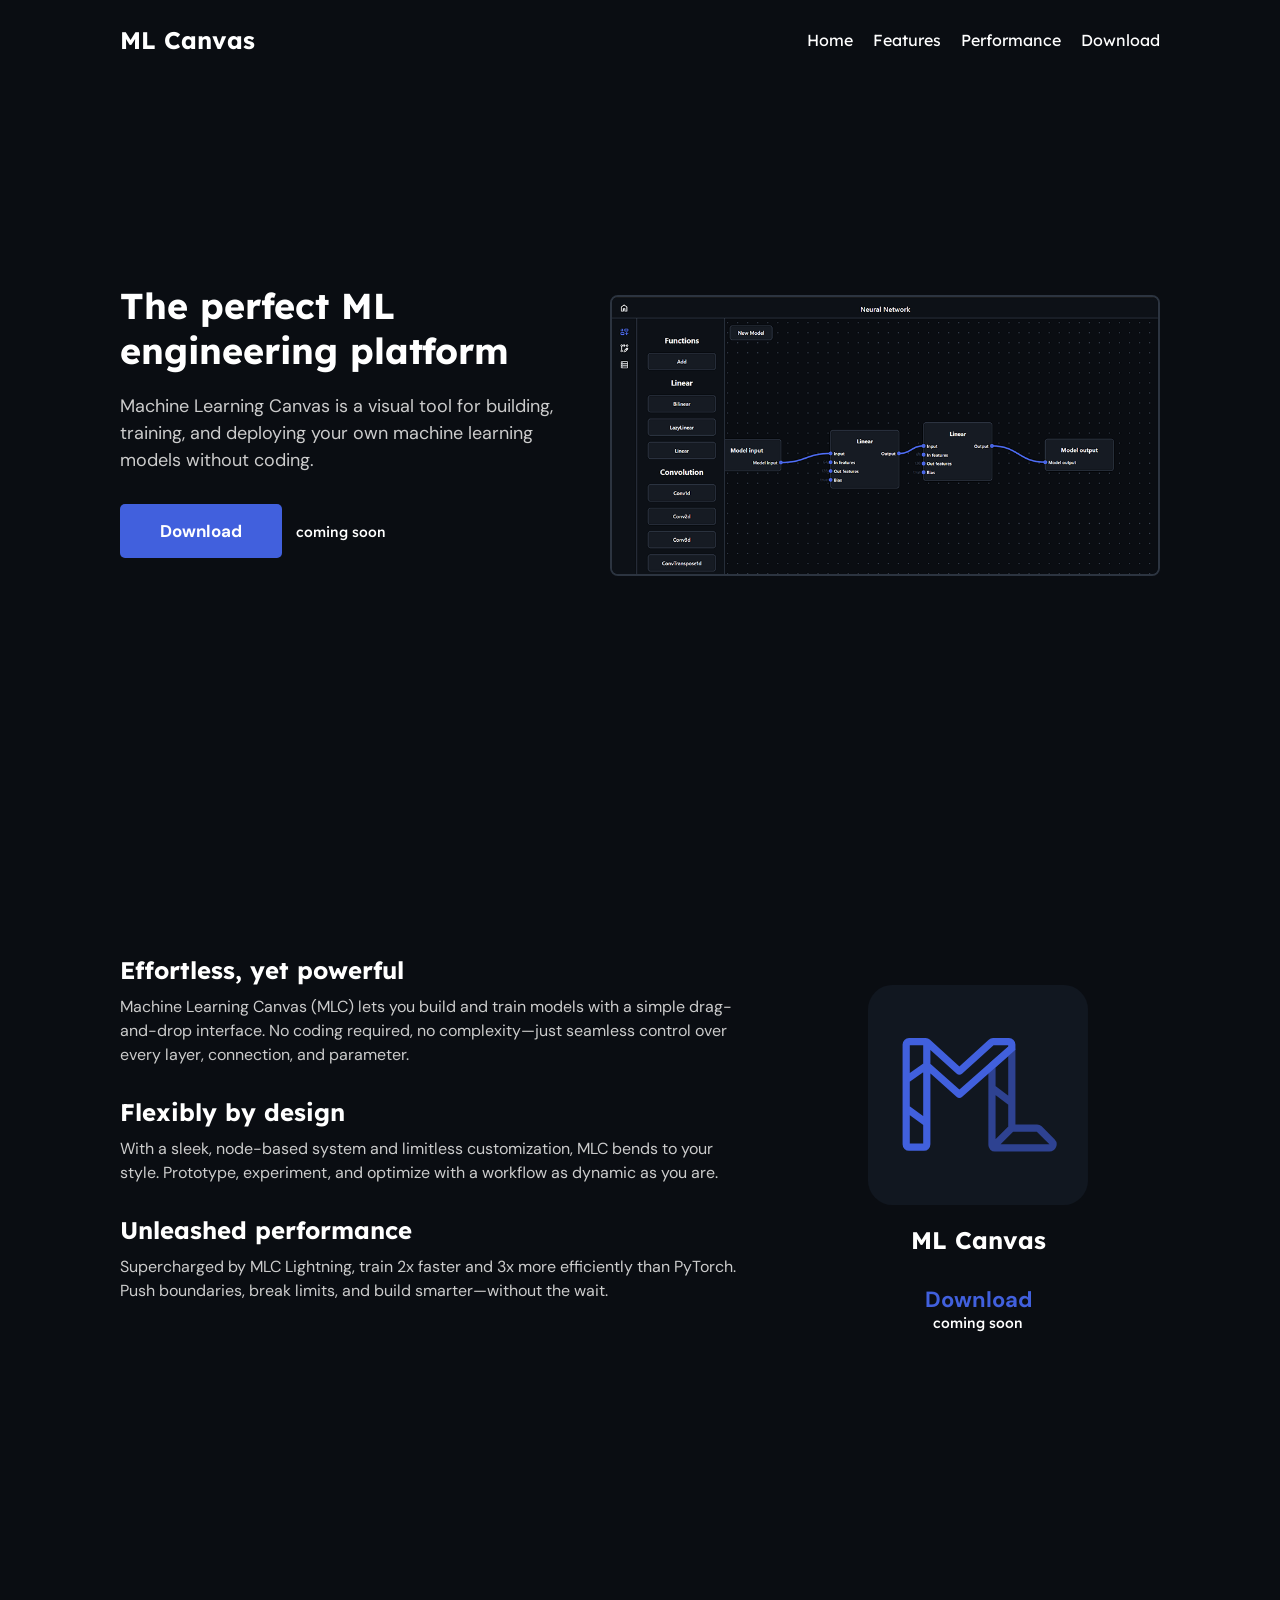
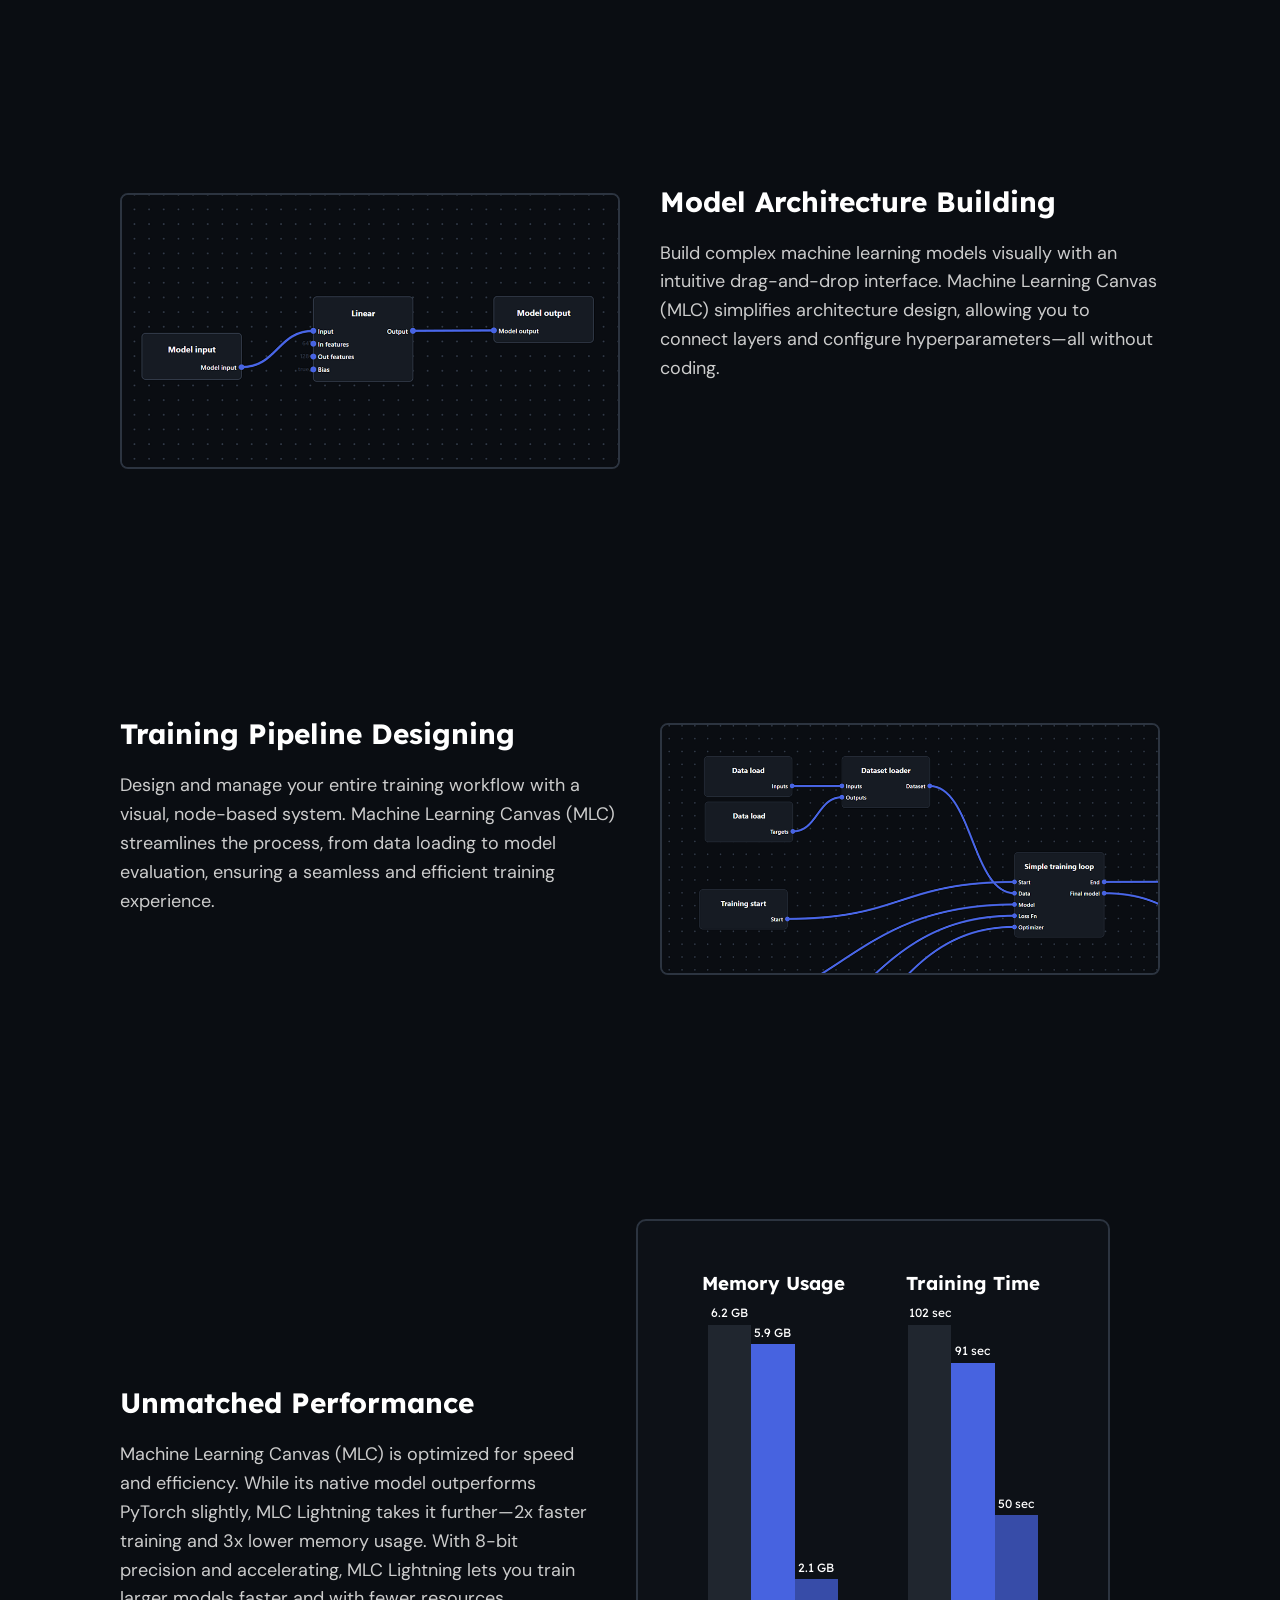
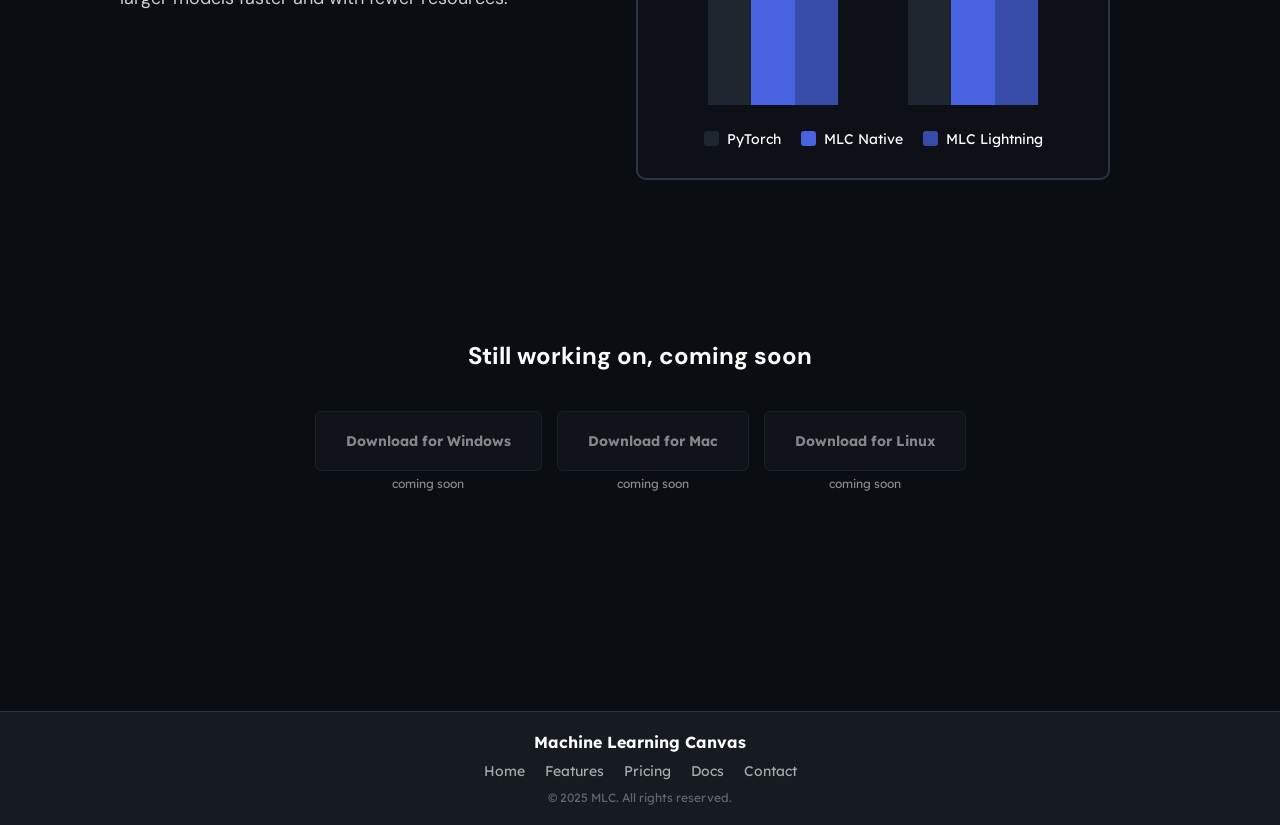
<file: index.html>
<!DOCTYPE html>
<html lang="en">

<head>
  <meta charset="UTF-8" />
  <meta name="viewport" content="width=device-width, initial-scale=1.0" />
  <meta name="description"
    content="Machine Learning Canvas - A visual tool for building, training, and deploying ML models without coding." />
  <meta name="keywords" content="Machine Learning, ML, AI, Deep Learning, No-Code ML, ML Canvas" />
  <meta name="author" content="ML Canvas" />
  <meta name="google-site-verification" content="UyTs2Iw0VGZRxUOBluQqvar7Sxyl6mUk9KtYmAsnyhg" />

  <title>ML Canvas - Build ML Models Visually</title>

  <link rel="stylesheet" href="./styles.css">

  <script type="application/ld+json">
    {
      "@context": "https://schema.org",
      "@type": "SoftwareApplication",
      "name": "Machine Learning Canvas",
      "operatingSystem": "Windows, Mac, Linux",
      "applicationCategory": "Machine Learning Tool",
      "description": "A visual tool for building, training, and deploying ML models without coding.",
      "url": "https://ml-canvas.github.io/webpage/",
      "publisher": {
        "@type": "Indie software engineer",
        "name": "Muhammed"
      }
    }
    </script>
</head>

<body>

  <!-- Fixed Header -->
  <header class="header">
    <div class="logo">ML Canvas</div>
    <nav class="nav">
      <a href="#home">Home</a>
      <a href="#features">Features</a>
      <a href="#performance">Performance</a>
      <a href="#download">Download</a>
    </nav>
  </header>

  <!-- Home Section -->
  <section id="home" class="home">
    <div class="home-text">
      <h1>The perfect ML engineering platform</h1>
      <p>Machine Learning Canvas is a visual tool for building, training, and deploying your own machine learning models
        without coding.</p>
      <a href="#download" class="download-btn" DM-sans>Download</a> <span style="font-size: 14px; font-weight: 500; margin-left: 10px;">coming soon</span>
    </div>
    <div class="home-image">
      <img src="./assets/ml-canvas-image.webp" alt="ML Canvas Preview" alt="Screenshot of Machine Learning Canvas interface" image>
    </div>
  </section>

  <!-- Features Section (Second Section) -->
  <section id="features" class="features">
    <!-- Left: Feature Descriptions -->
    <div class="features-left">
      <h2>Effortless, yet powerful</h2>
      <p>
        Machine Learning Canvas (MLC) lets you build and train models with a simple
        drag-and-drop interface. No coding required, no complexity—just seamless
        control over every layer, connection, and parameter.
      </p>

      <h2>Flexibly by design</h2>
      <p>
        With a sleek, node-based system and limitless customization, MLC bends
        to your style. Prototype, experiment, and optimize with a workflow as
        dynamic as you are.
      </p>

      <h2>Unleashed performance</h2>
      <p>
        Supercharged by MLC Lightning, train 2x faster and 3x more efficiently
        than PyTorch. Push boundaries, break limits, and build smarter—without
        the wait.
      </p>
    </div>

    <!-- Right: Logo & Download -->
    <div class="features-right">
      <!-- Replace with your actual logo image -->
      <img src="./assets/ml-logo.svg" alt="ML Canvas Logo" class="features-logo">
      <h2>ML Canvas</h2>
      <a href="#download" class="download-label" DM-sans>Download</a>
      <span style="font-size: 14px; font-weight: 500;">coming soon</span>
    </div>
  </section>

  <section id="model-architecture" class="model-architecture">
    <div class="model-architecture-image">
      <img src="./assets/model-architecture.webp" alt="ML Canvas Model Architecture Builder" image>
    </div>
    <div class="model-architecture-text">
      <h2>Model Architecture Building</h2>
      <p>
        Build complex machine learning models visually with an intuitive drag-and-drop interface.
        Machine Learning Canvas (MLC) simplifies architecture design, allowing you to connect layers
        and configure hyperparameters—all without coding.
      </p>
    </div>
  </section>

  <section id="training-pipeline" class="training-pipeline">
    <div class="training-pipeline-text">
      <h2>Training Pipeline Designing</h2>
      <p>
        Design and manage your entire training workflow with a visual, node-based system.
        Machine Learning Canvas (MLC) streamlines the process, from data loading to model evaluation,
        ensuring a seamless and efficient training experience.
      </p>
    </div>
    <div class="training-pipeline-image">
      <img src="./assets/training-pipeline.webp" alt="MLC Training Pipeline Designer" image>
    </div>
  </section>


  <section class="performance-section" id="performance">
    <!-- Left: Text Description -->
    <div class="performance-text">
      <h2>Unmatched Performance</h2>
      <p>
        Machine Learning Canvas (MLC) is optimized for speed and efficiency.
        While its native model outperforms PyTorch slightly, MLC Lightning
        takes it further—2x faster training and 3x lower memory usage.
        With 8-bit precision and accelerating, MLC Lightning
        lets you train larger models faster and with fewer resources.
      </p>
    </div>

    <div class="benchmark-section">

      <div class="benchmark-chart">
        <!-- Memory Usage -->
        <div class="bar-group">
          <h3>Memory Usage</h3>
          <div class="bars">
            <div class="bar pytorch" style="height: 100%;"> <span style="margin-bottom: 385px">6.2 GB</span> </div>
            <div class="bar mlc-native" style="height: 95%;"> <span style="margin-bottom: 365px">5.9 GB</span> </div>
            <div class="bar mlc-lightning" style="height: 33%;"> <span style="margin-bottom: 130px">2.1 GB</span> </div>
          </div>
        </div>

        <!-- Training Time -->
        <div class="bar-group">
          <h3>Training Time</h3>
          <div class="bars">
            <div class="bar pytorch" style="height: 100%;"> <span style="margin-bottom: 385px">102 sec</span> </div>
            <div class="bar mlc-native" style="height: 90%;"> <span style="margin-bottom: 347px">91 sec</span> </div>
            <div class="bar mlc-lightning" style="height: 50%;"> <span style="margin-bottom: 194px">50 sec</span> </div>
          </div>
        </div>
      </div>

      <!-- Legend -->
      <div class="legend">
        <span class="legend-item"><span class="color-box pytorch"></span> PyTorch</span>
        <span class="legend-item"><span class="color-box mlc-native"></span> MLC Native</span>
        <span class="legend-item"><span class="color-box mlc-lightning"></span> MLC Lightning</span>
      </div>
    </div>

  </section>

  <section class="download" id="download">
    <h2 DM-sans>Still working on, coming soon</h2>
    <div class="download-buttons">
      <div class="download-item">
        <a class="second-download-btn disabled">Download for Windows</a>
        <span class="coming-soon">coming soon</span>
      </div>
      <div class="download-item">
        <button class="second-download-btn disabled">Download for Mac</button>
        <span class="coming-soon">coming soon</span>
      </div>
      <div class="download-item">
        <button class="second-download-btn disabled">Download for Linux</button>
        <span class="coming-soon">coming soon</span>
      </div>
    </div>
  </section>


  <footer class="footer">
    <div class="footer-content">
      <div class="footer-logo">
        <span>Machine Learning Canvas</span>
      </div>
      <nav class="footer-links">
        <a href="#home">Home</a>
        <a href="#features">Features</a>
        <a href="#">Pricing</a>
        <a href="#">Docs</a>
        <a href="#">Contact</a>
      </nav>
      <div class="footer-bottom">
        <span>© 2025 MLC. All rights reserved.</span>
      </div>
    </div>
  </footer>

</body>

<script async src="https://www.googletagmanager.com/gtag/js?id=G-661DZYNLCJ"></script>
<script>
  window.dataLayer = window.dataLayer || [];
  function gtag(){dataLayer.push(arguments);}
  gtag('js', new Date());

  gtag('config', 'G-661DZYNLCJ');
</script>

</html>
</file>
<file: styles.css>
@import url('https://fonts.googleapis.com/css2?family=DM+Sans:ital,opsz,wght@0,9..40,100..1000;1,9..40,100..1000&family=Lexend:wght@100..900&display=swap');


/* Root Styles */
:root {
    --background-color: #0a0d12;
    --text-color: #ffffff;
    --special-color: #4160DD;
    --btn-bg: #4160DD;
    --btn-hover-bg: #324AB2;
    --horizontal-padding: 120px;
}

html {
    scroll-behavior: smooth;
}

/* Reset */
* {
    margin: 0;
    padding: 0;
    box-sizing: border-box;
    font-family: "Lexend", serif;
}

p {
    font-family: "DM Sans", serif;
}

[DM-sans] {
    font-family: "DM Sans", serif;
}

/* Page Styles */
body {
  background: var(--background-color);
  color: var(--text-color);
}

/* Header (fixed at top) */
.header {
  display: flex;
  justify-content: space-between;
  align-items: center;
  padding: 0 var(--horizontal-padding);
  height: 80px;
  position: fixed;
  top: 0;
  left: 0;
  width: 100%;
  background: var(--background-color);
  z-index: 100;
}

.logo {
  font-size: 24px;
  font-weight: bold;
  font-family: "Lexend", serif;
}

.nav {
  display: flex;
  gap: 20px;
}

.nav a {
  text-decoration: none;
  color: var(--text-color);
  font-size: 16px;
  transition: color 0.3s ease;
}

.nav a:hover {
  color: var(--special-color);
}

/* Home Section */
.home {
  display: flex;
  align-items: center;
  justify-content: space-between;
  padding: 0 var(--horizontal-padding);
  height: 75vh;
  margin-top: 100px; /* Makes room for the fixed header */
  scroll-margin-top: 100px;
}

.home-text {
  max-width: 50%;
  margin-top: -35px;
}

.home-text h1 {
  font-size: 36px;
  margin-bottom: 20px;
  padding-right: 20px;
}

.home-text p {
  font-size: 18px;
  line-height: 1.5;
  color: #ccc;
  margin-bottom: 30px;
  padding-right: 20px;
}

.download-label {
  display: block;
  font-size: 22px;
  font-weight: bold;
  color: var(--special-color);
  text-decoration: none;
  margin-top: 10px;
  cursor: pointer;
}

.download-label:hover {
  text-decoration: underline;
}

.download-btn {
  display: inline-block;
  background: var(--btn-bg);
  color: #fff;
  padding: 16px 40px;
  font-size: 17px;
  border-radius: 5px;
  text-decoration: none;
  transition: 0.3s ease;
  font-weight: bold;
}

.download-btn:hover {
    background-color: var(--btn-hover-bg);
}

.home-image {
  width: 1200px;
}

[image] {
  border: #2C3440 solid 2px;
  border-radius: 8px;
}

.home-image img {
  width: 100%;
}

/* Features Section */
.features {
  display: flex;
  justify-content: space-between;
  align-items: flex-start;
  padding: 0 var(--horizontal-padding);
  margin-top: 180px; /* Adjust as needed to add or remove vertical space */
  scroll-margin-top: 270px;
}

.features-left {
  width: 60%;
}

.features-left h2 {
  font-size: 24px;
  margin-bottom: 10px;
  color: #fff;
}

.features-left p {
  font-size: 16px;
  line-height: 1.5;
  color: #ccc;
  margin-bottom: 30px;
}

.features-right {
  width: 35%;
  display: flex;
  flex-direction: column;
  align-items: center;
  text-align: center;
  margin-top: 30px; /* Some spacing from top if desired */
}

.features-logo {
  width: 220px;
  margin-bottom: 20px;
}

.features-right h2 {
  font-size: 24px;
  margin-bottom: 20px;
}

/* Responsive (max-width: 900px) */
@media (max-width: 900px) {
  .header, .home, .features {
    padding: 0 60px;
  }

  .home {
    flex-direction: column;
    text-align: center;
    height: auto;
    padding-top: 100px;
  }

  .home-text {
    max-width: 100%;
  }

  .home-image {
    max-width: 80%;
    margin-top: 30px;
  }

  .features {
    flex-direction: column;
    align-items: center;
    min-height: auto;
  }

  .features-left, .features-right {
    width: 100%;
    margin-top: 40px;
  }
}

    /* Model Architecture Section */
.model-architecture {
    display: flex;
    align-items: center;
    justify-content: space-between;
    padding: 0 var(--horizontal-padding);
    min-height: 100vh; /* So it fills the viewport, can remove if not needed */
    margin-top: 150px; /* Adjust as needed to add or remove vertical space */
}

.model-architecture-image {
  flex: 1;
  text-align: center;
  width: 1200px;
}

.model-architecture-image img {
  max-width: 100%;
  height: auto;
  border-radius: 8px;
}

.model-architecture-text {
  flex: 1;
  padding-left: 40px;
  margin-top: -100px;
}

.model-architecture-text h2 {
  font-size: 28px;
  color: var(--text-color);
  margin-bottom: 20px;
}

.model-architecture-text p {
  font-size: 18px;
  line-height: 1.6;
  color: #ccc;
}

/* Training Pipeline Section */
.training-pipeline {
  display: flex;
  align-items: center;
  justify-content: space-between;
  padding: 0 var(--horizontal-padding);
  margin-bottom: 160px;
}

.training-pipeline-text {
  flex: 1;
  padding-right: 40px;
  margin-top: -130px;
}

.training-pipeline-text h2 {
  font-size: 28px;
  color: var(--text-color);
  margin-bottom: 20px;
}

.training-pipeline-text p {
  font-size: 18px;
  line-height: 1.6;
  color: #ccc;
}

.training-pipeline-image {
  flex: 1;
  text-align: center;
  width: 1000px;
  margin-top: -60px;
}

.training-pipeline-image img {
  max-width: 100%;
  height: auto;
  border-radius: 8px;
}

/* Container for the entire Performance Section */
.performance-section {
  display: flex;
  align-items: center;
  justify-content: space-between;
  padding: 80px var(--horizontal-padding);
  scroll-margin-top: 100px;
}

/* Left side text */
.performance-text {
  flex: 1;
  max-width: 45%;
  margin-right: 40px;
}

.performance-text h2 {
  font-size: 28px;
  color: var(--text-color);
  margin-bottom: 20px;
}

.performance-text p {
  font-size: 18px;
  line-height: 1.6;
  color: #ccc;
}
.benchmark-section {
  text-align: center;
  color: white;
  font-family: Arial, sans-serif;
  background: #0D1117;
  border: #2C3440 solid 2px;
  padding: 30px 60px;
  border-radius: 10px;
  margin-right: 50px;
}

.benchmark-chart {
  display: flex;
  justify-content: center;
  gap: 50px;
  margin-top: 20px;
}

.benchmark-chart h3{
    margin-bottom: 20px;
}

.bar-group {
    text-align: center;
    width: 150px;
}

.bars {
  display: flex;
  flex-direction: row;
  align-items: flex-end;
  height: 400px;
  padding: 10px;
  border-radius: 8px;
}

.bar {
  width: 60px;
  margin: 0; /* No margin between bars */
  text-align: center;
  font-size: 12px;
  padding-top: 5px;
  display: flex;
  align-items: flex-end;
  justify-content: center;
  color: white;
}


.pytorch { background: #20262f; }
.mlc-native { background: #4763e0; }
.mlc-lightning { background: #374ca8; }

.legend {
    display: flex;
    justify-content: center;
    gap: 20px;
    margin-top: 15px;
}

.legend-item {
    display: flex;
    align-items: center;
    font-size: 14px;
}

.color-box {
    width: 15px;
    height: 15px;
    border-radius: 3px;
    display: inline-block;
    margin-right: 8px;
}

.color-box.pytorch { background: #20262f; }
.color-box.mlc-native { background: #4763e0; }
.color-box.mlc-lightning { background: #374ca8; }

.download {
  text-align: center;
  padding: 40px 0;
  margin-bottom: 20vh;
}

.download h2{
  text-align: center;
  padding: 40px 20px;
}
.download-buttons {
  display: flex;
  justify-content: center;
  gap: 15px;
  
}

.download-item {
  display: flex;
  flex-direction: column;
  align-items: center;
}

.second-download-btn {
  background: #161b22;
  border: 1px solid #2C3440;
  color: white;
  padding: 20px 30px;
  border-radius: 6px;
  text-decoration: none;
  font-size: 14px;
  transition: 0.3s;
  font-weight: bold;
}

.second-download-btn:hover {
  background: #1c222b;
}

.disabled {
  opacity: 0.5;
  cursor: not-allowed;
}

.coming-soon {
  margin-top: 5px;
  font-size: 12px;
  color: #888;
}

.footer {
  background: #161b22;
  border-top: 1px solid #2C3440;
  padding: 20px 0;
  text-align: center;
  font-size: 14px;
  color: #aaa;
}

.footer-content {
  max-width: 900px;
  margin: 0 auto;
}

.footer-logo {
  font-size: 16px;
  font-weight: bold;
  color: white;
  margin-bottom: 10px;
}

.footer-links {
  display: flex;
  justify-content: center;
  gap: 20px;
  margin-bottom: 10px;
}

.footer-links a {
  color: #aaa;
  text-decoration: none;
  transition: 0.3s;
}

.footer-links a:hover {
  color: white;
}

.footer-bottom {
  margin-top: 10px;
  font-size: 12px;
  color: #666;
}
</file>
